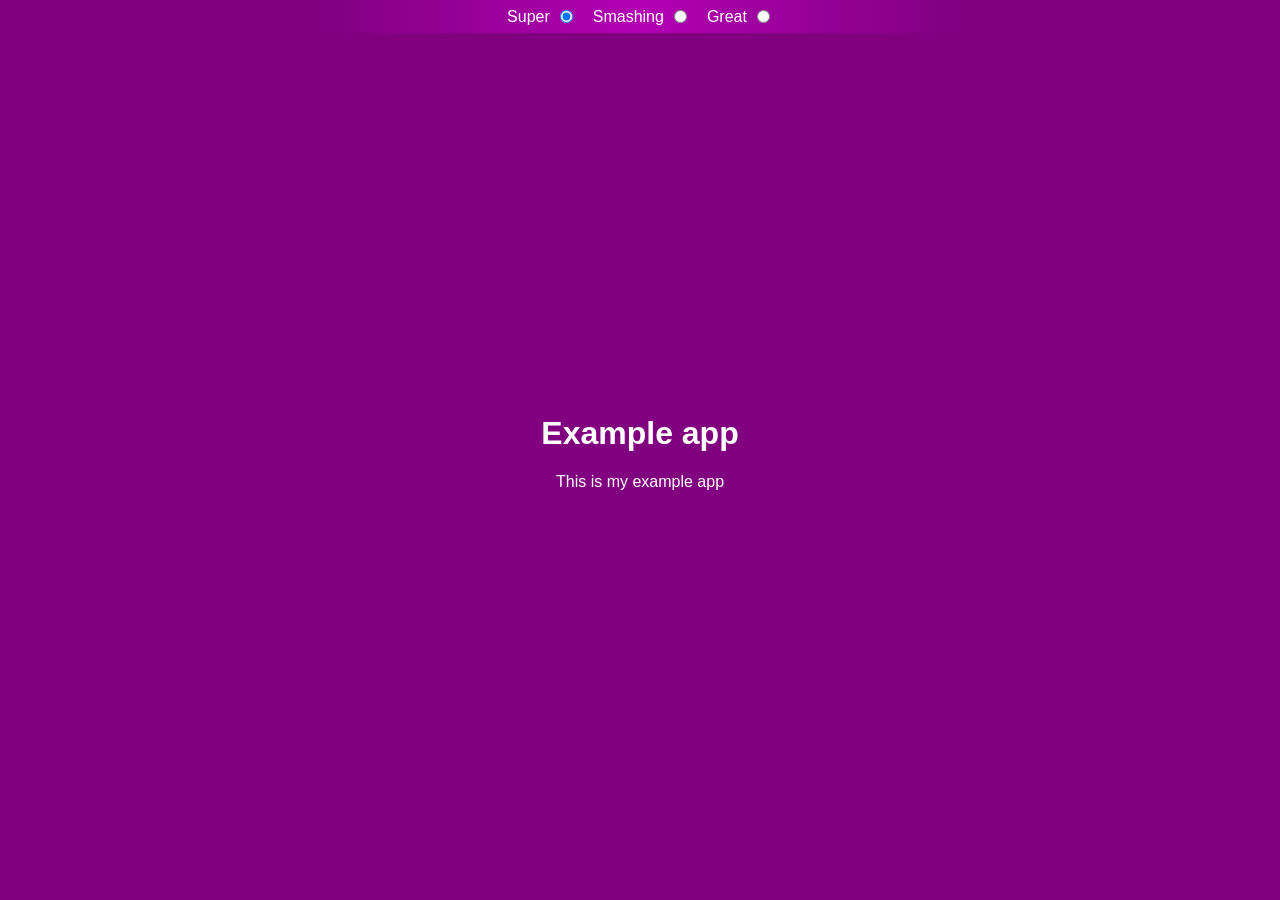
<file: custom-titlebar/index.html>
<!doctype html>
<html lang="en">
  <head>
    <meta charset="utf-8" />
    <title>Custom titlebar demo</title>
    <link href="style.css" rel="stylesheet" />
    <link rel="manifest" href="manifest.webmanifest" />
  </head>
  <body>
    <main>
      <h1>Example app</h1>
      <p>This is my example app</p>
    </main>
    <div id="titlebar">
      <label for="super">Super</label>
      <input type="radio" id="super" name="superlative" value="super" checked />
      <label for="smashing">Smashing</label>
      <input type="radio" id="smashing" name="superlative" value="smashing" />
      <label for="great">Great</label>
      <input type="radio" id="great" name="superlative" value="great" />
    </div>
  </body>
</html>
</file>
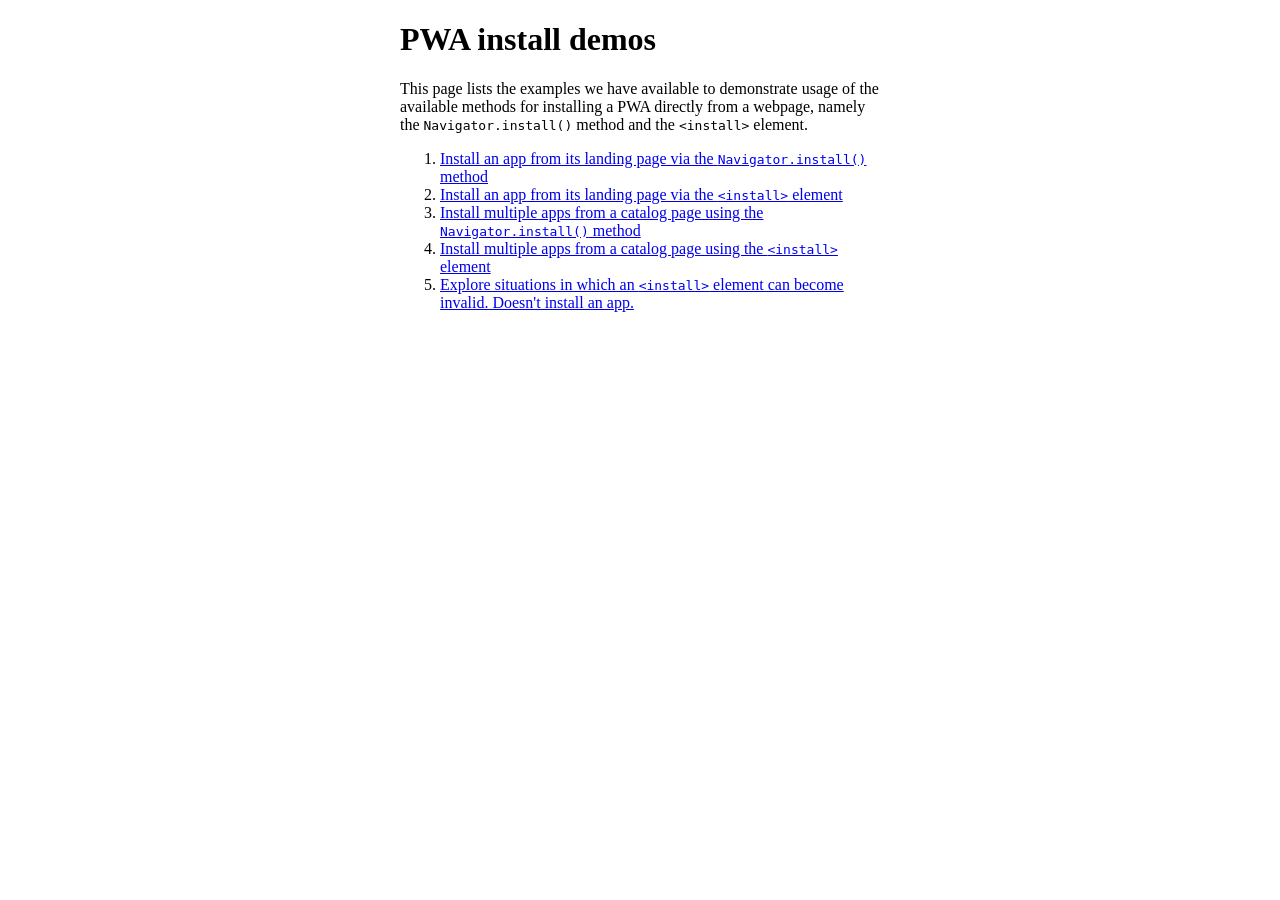
<file: install-demos/index.html>
<!doctype html>
<html lang="en-US">
  <head>
    <meta charset="utf-8" />
    <meta name="viewport" content="width=device-width" />
    <title>PWA install demos</title>
    <style>
      body {
        max-width: 480px;
        margin: 0 auto;
      }
    </style>
  </head>
  <body>
    <h1>PWA install demos</h1>

    <p>
      This page lists the examples we have available to demonstrate usage of the
      available methods for installing a PWA directly from a webpage, namely the
      <code>Navigator.install()</code> method and the
      <code>&lt;install&gt;</code> element.
    </p>

    <ol>
      <li>
        <a href="install-method-app/index.html"
          >Install an app from its landing page via the
          <code>Navigator.install()</code> method</a
        >
      </li>
      <li>
        <a href="install-element-app/index.html"
          >Install an app from its landing page via the
          <code>&lt;install&gt;</code> element</a
        >
      </li>
      <li>
        <a href="install-method-catalog/index.html"
          >Install multiple apps from a catalog page using the
          <code>Navigator.install()</code> method</a
        >
      </li>
      <li>
        <a href="install-element-catalog/index.html"
          >Install multiple apps from a catalog page using the
          <code>&lt;install&gt;</code> element</a
        >
      </li>
      <li>
        <a href="exploring-invalid-reasons/index.html"
          >Explore situations in which an <code>&lt;install&gt;</code> element
          can become invalid. Doesn't install an app.</a
        >
      </li>
    </ol>
  </body>
</html>
</file>
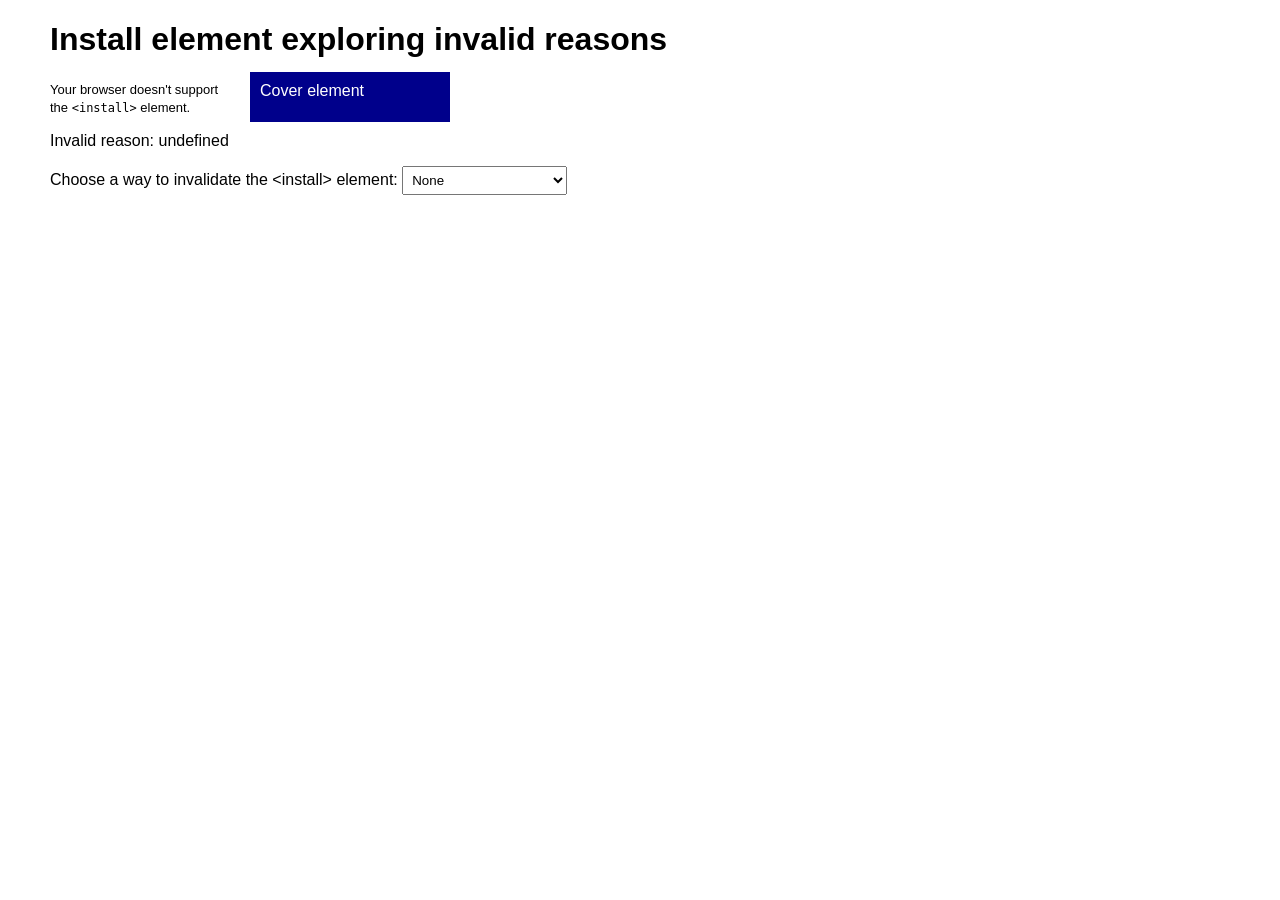
<file: install-demos/exploring-invalid-reasons/index.html>
<!doctype html>
<html lang="en">
  <head>
    <meta charset="utf-8" />
    <title>Install element exploring invalid reasons</title>
    <script defer src="index.js"></script>
    <link href="style.css" rel="stylesheet" />
  </head>
  <body>
    <h1>Install element exploring invalid reasons</h1>
    <install>
      Your browser doesn't support<br />the
      <code>&lt;install&gt;</code> element.
    </install>

    <div id="cover">Cover element</div>
    <p id="reason"></p>
    <form>
      <label for="invalidate"
        >Choose a way to invalidate the &lt;install&gt; element:</label
      >
      <select id="invalidate">
        <option value="">None</option>
        <option value="move-behind">Move behind element</option>
        <option value="move-out">Move outside viewport</option>
        <option value="bad-contrast">Bad contrast</option>
      </select>
    </form>
  </body>
</html>
</file>
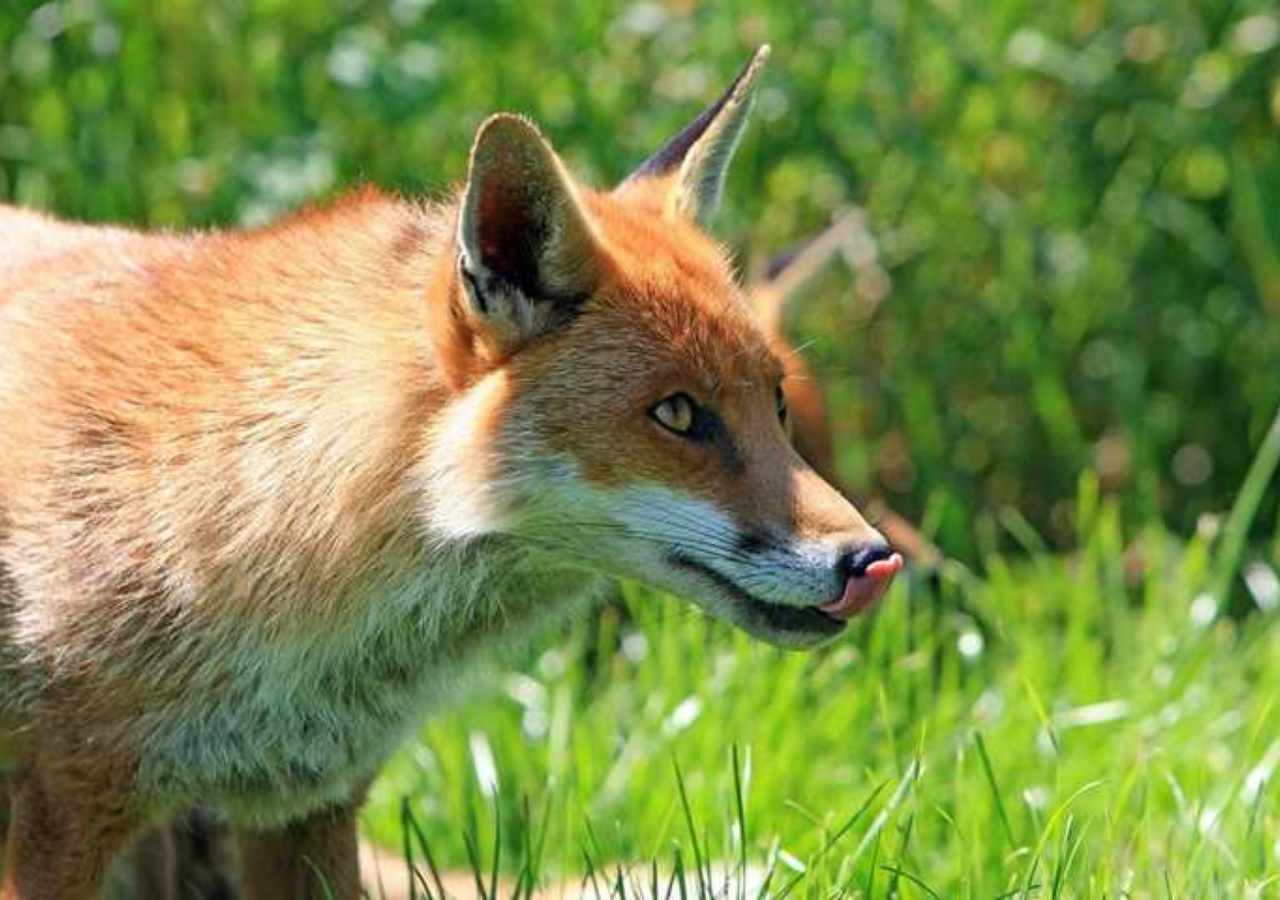
<file: install-demos/install-element-app/index.html>
<!doctype html>
<html lang="en">
  <head>
    <meta charset="utf-8" />
    <title>A2HS demo</title>
    <link href="style.css" rel="stylesheet" />
    <script src="index.js" defer></script>
    <link rel="manifest" href="manifest.webmanifest" />
  </head>
  <body>
    <img src="images/fox1.jpg" alt="a fox picture" />
    <install></install>
  </body>
</html>
</file>
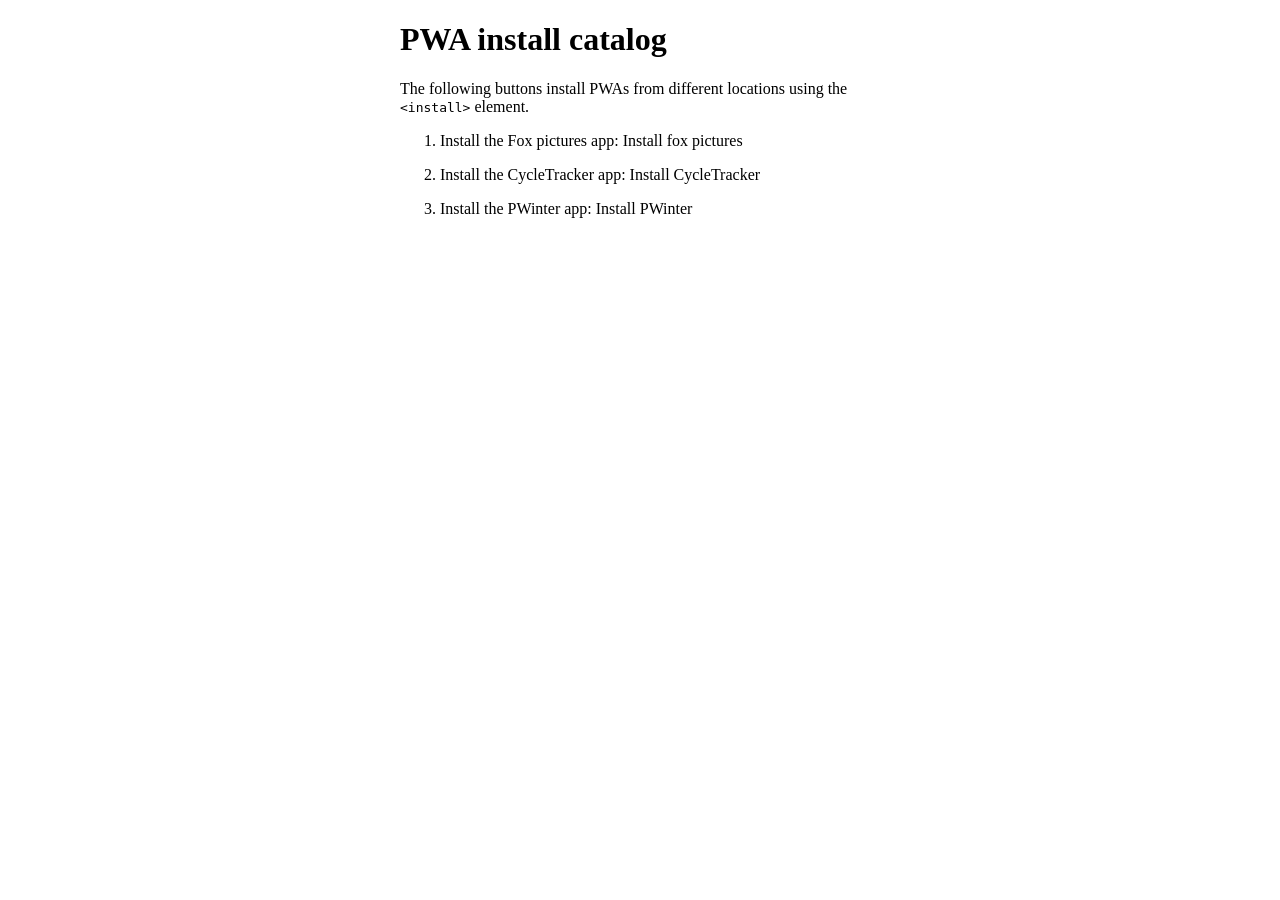
<file: install-demos/install-element-catalog/index.html>
<!doctype html>
<html lang="en-US">
  <head>
    <meta charset="utf-8" />
    <meta name="viewport" content="width=device-width" />
    <title>PWA catalog</title>
    <style>
      body {
        max-width: 480px;
        margin: 0 auto;
      }
    </style>
    <script defer src="index.js"></script>
  </head>
  <body>
    <h1>PWA install catalog</h1>

    <p>
      The following buttons install PWAs from different locations using the
      <code>&lt;install&gt;</code> element.
    </p>

    <ol>
      <li>
        <p>
          Install the Fox pictures app:
          <install
            manifest="https://mdn.github.io/pwa-examples/a2hs/manifest.webmanifest"
            manifestId="https://mdn.github.io/pwa-examples/a2hs/index.html"
            >Install fox pictures</install
          >
        </p>
      </li>
      <li>
        <p>
          Install the CycleTracker app:
          <install
            manifest="https://mdn.github.io/pwa-examples/cycletracker/service_workers/cycletracker.json"
            manifestId="https://mdn.github.io/pwa-examples/cycletracker/service_workers/"
            >Install CycleTracker</install
          >
        </p>
      </li>
      <li>
        <p>
          Install the PWinter app:
          <install
            manifest="https://diek.us/pwinter/manifest.json"
            manifestId="https://diek.us/pwinter/index.html?randomize=true"
            >Install PWinter</install
          >
        </p>
      </li>
    </ol>
  </body>
</html>
</file>
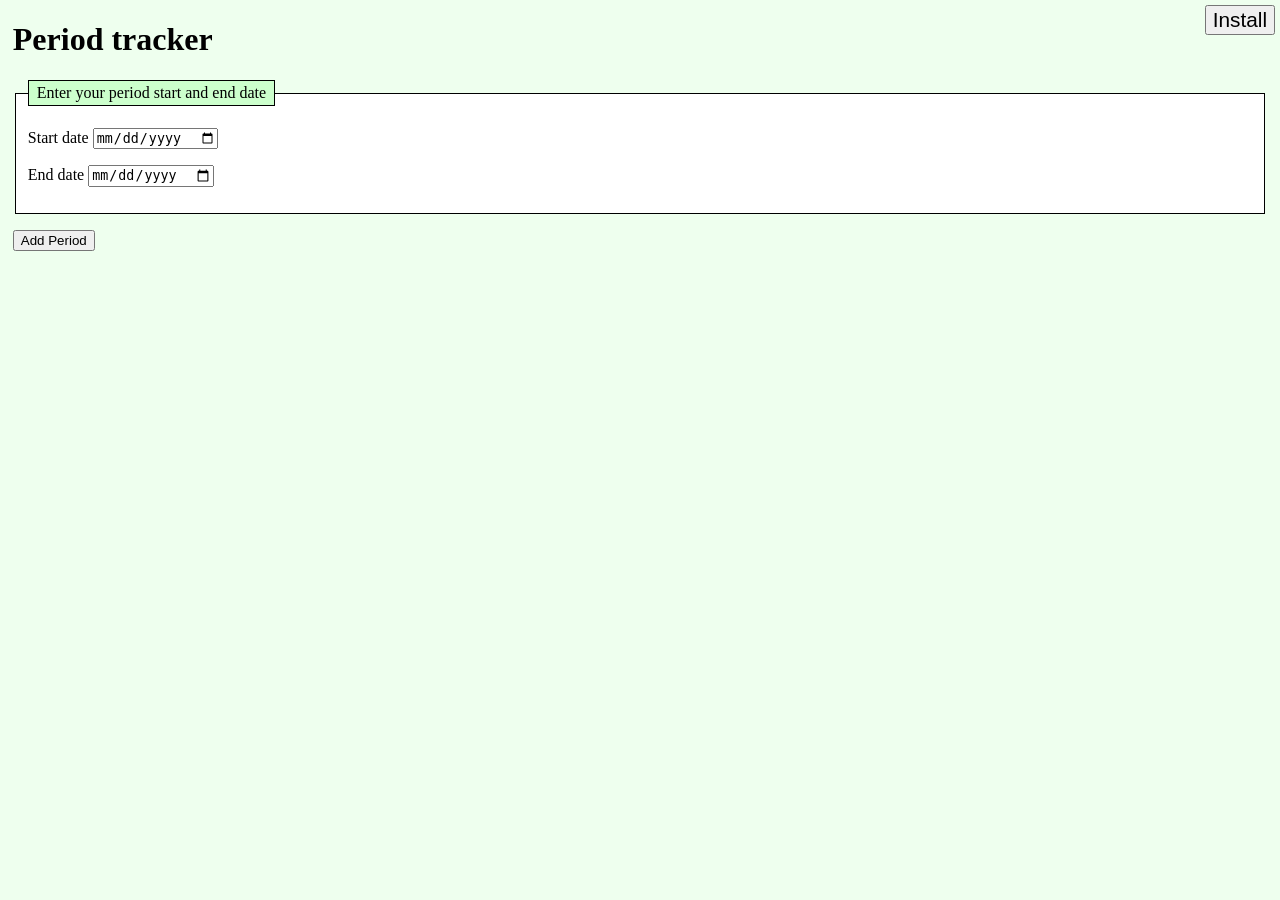
<file: install-demos/install-method-app/index.html>
<!doctype html>
<html lang="en-US">
  <head>
    <meta charset="utf-8" />
    <meta name="viewport" content="width=device-width" />
    <title>Cycle Tracker</title>
    <link rel="stylesheet" href="style.css" />
    <link rel="manifest" href="cycletracker.json" />
    <link rel="icon" href="icons/circle.svg" />
  </head>
  <body>
    <h1>Period tracker</h1>
    <form id="new-period">
      <fieldset>
        <legend>Enter your period start and end date</legend>
        <p>
          <label for="start-date">Start date</label>
          <input type="date" id="start-date" required />
        </p>
        <p>
          <label for="end-date">End date</label>
          <input type="date" id="end-date" required />
        </p>
      </fieldset>
      <p>
        <button type="submit">Add Period</button>
      </p>
    </form>
    <button id="install">Install</button>
    <section id="past-periods"></section>
    <script src="app.js" defer></script>
    <script>
      if ("serviceWorker" in navigator) {
        navigator.serviceWorker.register("sw.js");
      }
    </script>
  </body>
</html>
</file>
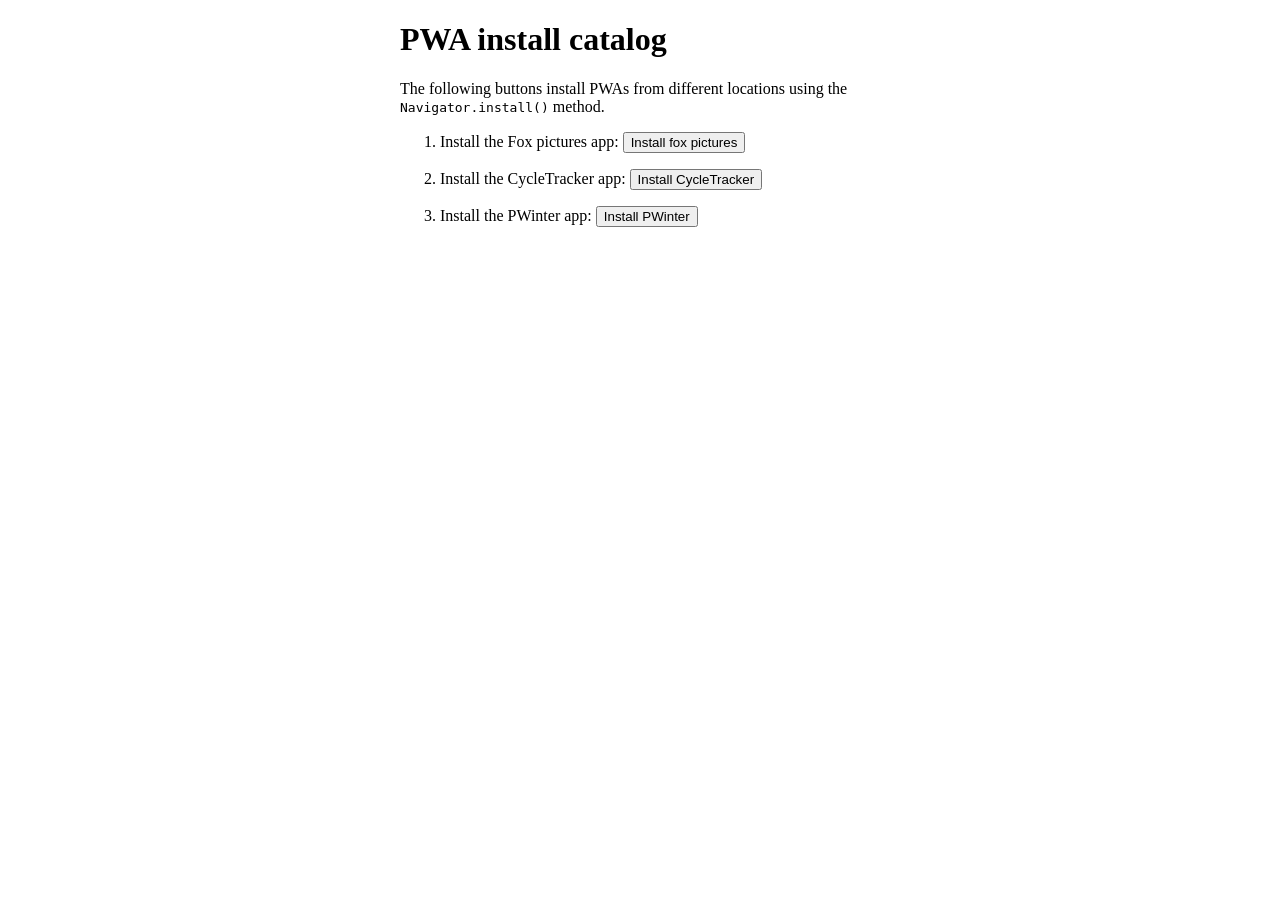
<file: install-demos/install-method-catalog/index.html>
<!doctype html>
<html lang="en-US">
  <head>
    <meta charset="utf-8" />
    <meta name="viewport" content="width=device-width" />
    <title>PWA catalog</title>
    <style>
      body {
        max-width: 480px;
        margin: 0 auto;
      }
    </style>
    <script defer src="index.js"></script>
  </head>
  <body>
    <h1>PWA install catalog</h1>

    <p>
      The following buttons install PWAs from different locations using the
      <code>Navigator.install()</code> method.
    </p>

    <ol>
      <li>
        <p>
          Install the Fox pictures app:
          <button class="install" id="install1">Install fox pictures</button>
        </p>
      </li>
      <li>
        <p>
          Install the CycleTracker app:
          <button class="install" id="install2">Install CycleTracker</button>
        </p>
      </li>
      <li>
        <p>
          Install the PWinter app:
          <button class="install" id="install3">Install PWinter</button>
        </p>
      </li>
    </ol>
  </body>
</html>
</file>
<file: custom-titlebar/style.css>
/* General styles */

* {
  box-sizing: border-box;
}

html {
  font-family: Arial, Helvetica, sans-serif;
  height: 100%;
}

body {
  margin: 0;
  height: inherit;
  background: purple;
  display: flex;

  justify-content: center;
  align-items: center;
}

h1,
p {
  color: white;
  text-align: center;
}

/* Titlebar styling */

#titlebar {
  color: white;
  background-image: linear-gradient(
    to right,
    purple 25%,
    hsl(from purple h s calc(l + 10)),
    purple 75%
  );
  display: flex;
  justify-content: center;
  align-items: center;

  position: fixed;
  /* Use the environment variable for the left anchoring with a fallback. */
  left: env(titlebar-area-x, 0);
  /* Use the environment variable for the top anchoring with a fallback. */
  top: env(titlebar-area-y, 0);
  /* Use the environment variable for setting the width with a fallback. */
  width: env(titlebar-area-width, 100%);
  /* Use the environment variable for setting the height with a fallback. */
  height: env(titlebar-area-height, 33px);
}

#titlebar > input {
  position: relative;
  bottom: 2px;
  margin-left: 10px;
}

#titlebar > input:not(:last-child) {
  margin-right: 20px;
}

/* Control window controls overlay dragging behavior */

#titlebar {
  -webkit-app-region: drag;
  app-region: drag;
  window-drag: move;
}

#titlebar * {
  -webkit-app-region: no-drag;
  app-region: no-drag;
  window-drag: none;
}
</file>
<file: install-demos/exploring-invalid-reasons/style.css>
* {
  box-sizing: border-box;
}

html {
  font-family: sans-serif;
}

body {
  margin-left: 50px;
}

install {
  font-size: small;
  position: relative;
  z-index: 1;
}

#cover {
  position: absolute;
  width: 200px;
  height: 50px;
  top: 72px;
  left: 250px;
  color: white;
  background-color: darkblue;
  padding: 10px;

  z-index: 2;
}

select {
  padding: 5px;
}

.move-behind {
  left: 150px;
}

.move-out {
  right: 250px;
}

.bad-contrast {
  background-color: red;
  color: orange;
}
</file>
<file: install-demos/install-element-app/style.css>
html {
  height: 100%;
  background: black;
}

body {
  height: inherit;
  margin: 0;
}

img {
  display: block;
  width: 100%;
}

.add-button {
  position: absolute;
  top: 1px;
  left: 1px;
  display: none;
}

@media (orientation: landscape) {
  img {
    height: 100%;
    object-fit: cover;
  }
}

/* install button */

install {
  position: absolute;
  top: 5px;
  right: 5px;
  font-size: 1.3rem;
}

/* hide install button if viewing app */

@media not (display-mode: browser) {
  install {
    display: none;
  }
}
</file>
<file: install-demos/install-method-app/style.css>
/* CSS for cycleTracker App */

body {
  margin: 1vh 1vw;
  background-color: #efe;
}
ul,
fieldset,
legend {
  border: 1px solid;
  background-color: #fff;
}
ul {
  padding: 0;
  font-family: monospace;
}
li,
legend {
  list-style-type: none;
  padding: 0.2em 0.5em;
  background-color: #cfc;
}
li:nth-of-type(even) {
  background-color: inherit;
}

/* install button */

#install {
  position: absolute;
  top: 5px;
  right: 5px;
  font-size: 1.3rem;
}

/* hide install button if viewing app */

@media not (display-mode: browser) {
  #install {
    display: none;
  }
}
</file>
